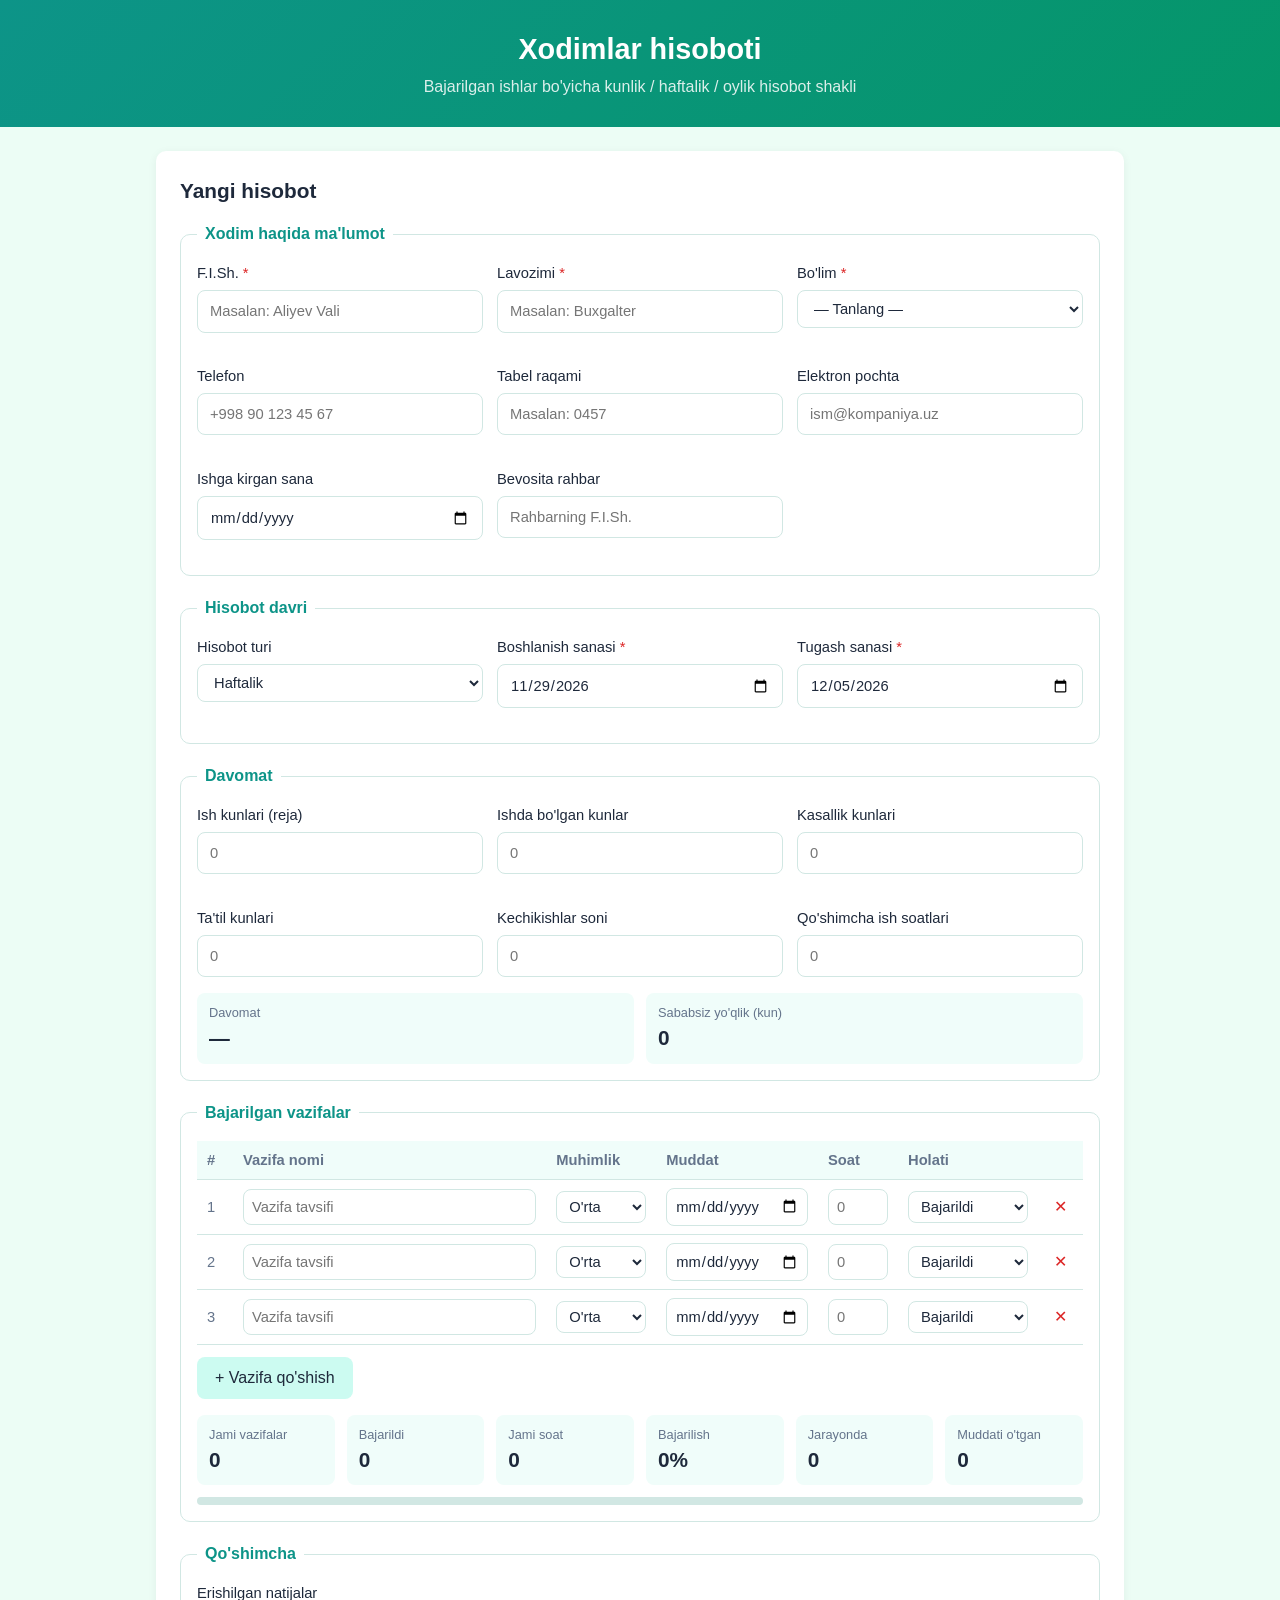
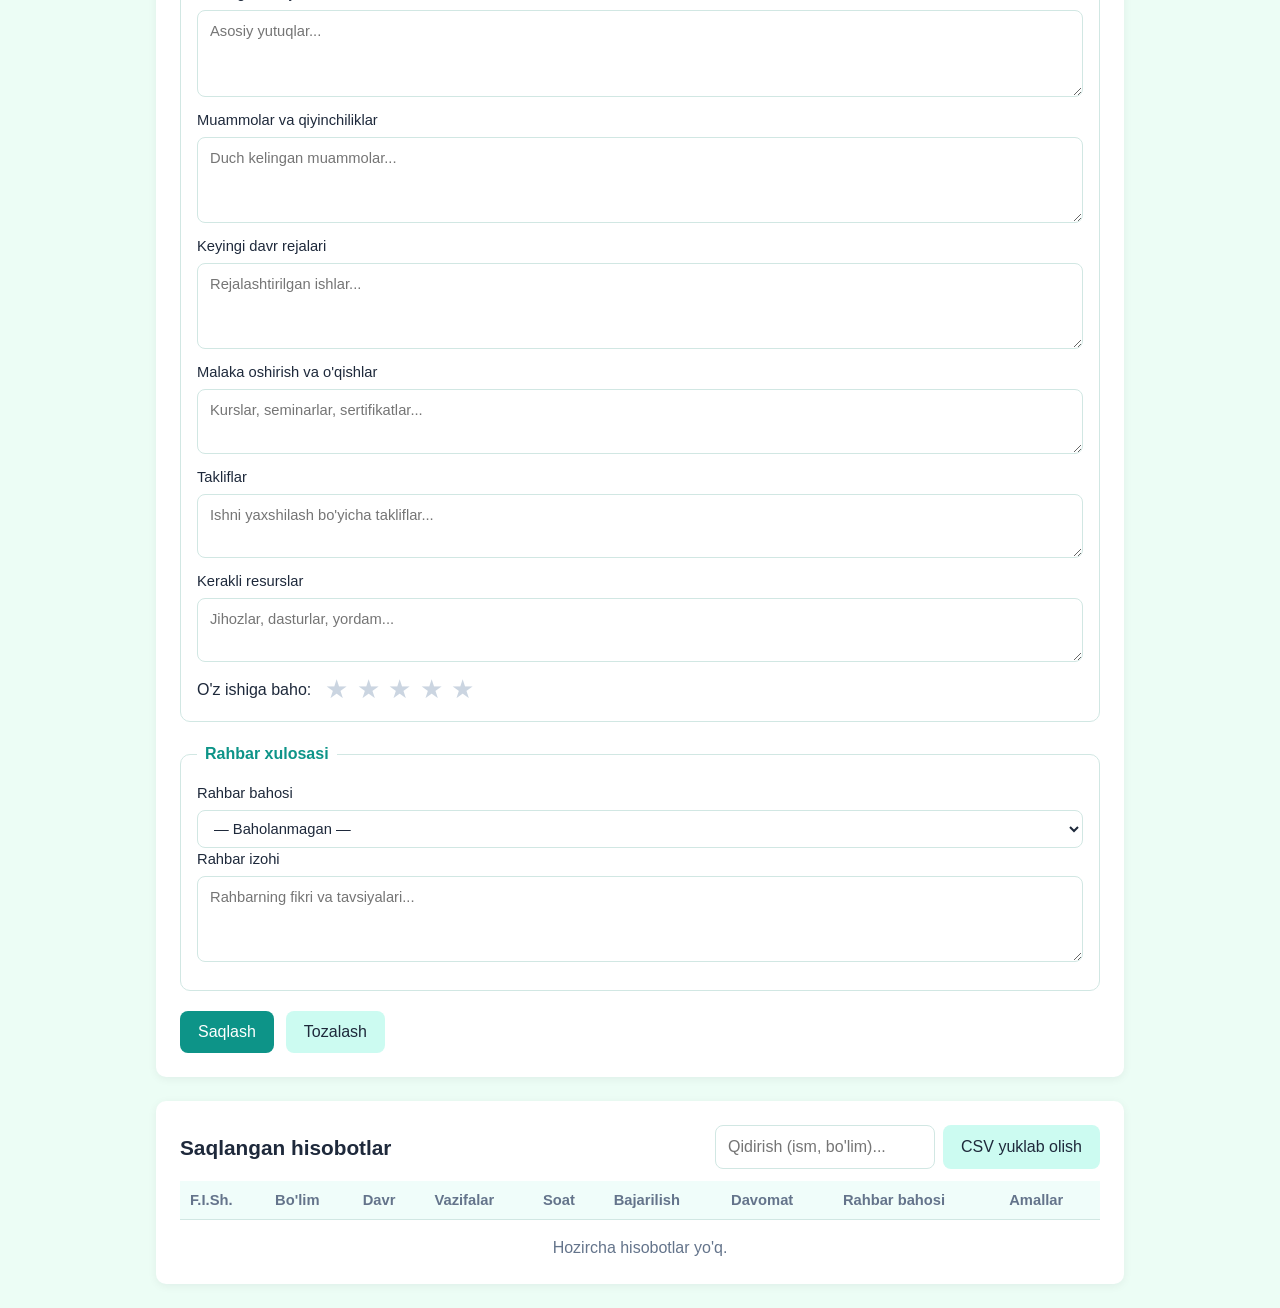
<file: index.html>
<!DOCTYPE html>
<html lang="uz">
<head>
  <meta charset="UTF-8">
  <meta name="viewport" content="width=device-width, initial-scale=1.0">
  <title>Xodimlar hisoboti</title>
  <link rel="stylesheet" href="style.css">
</head>
<body>
  <header class="topbar">
    <h1>Xodimlar hisoboti</h1>
    <p>Bajarilgan ishlar bo'yicha kunlik / haftalik / oylik hisobot shakli</p>
  </header>

  <main class="container">
    <form id="reportForm" class="card" novalidate>
      <h2 id="formTitle">Yangi hisobot</h2>
      <input type="hidden" id="reportId">

      <fieldset>
        <legend>Xodim haqida ma'lumot</legend>
        <div class="grid">
          <label><span>F.I.Sh. <span class="req">*</span></span>
            <input type="text" id="fullName" placeholder="Masalan: Aliyev Vali" required>
            <small class="error"></small>
          </label>
          <label><span>Lavozimi <span class="req">*</span></span>
            <input type="text" id="position" placeholder="Masalan: Buxgalter" required>
            <small class="error"></small>
          </label>
          <label><span>Bo'lim <span class="req">*</span></span>
            <select id="department" required>
              <option value="">— Tanlang —</option>
              <option>Moliya</option>
              <option>Kadrlar</option>
              <option>Savdo</option>
              <option>IT</option>
              <option>Ishlab chiqarish</option>
              <option>Logistika</option>
              <option>Boshqa</option>
            </select>
            <small class="error"></small>
          </label>
          <label>Telefon
            <input type="tel" id="phone" placeholder="+998 90 123 45 67">
            <small class="error"></small>
          </label>
          <label>Tabel raqami
            <input type="text" id="employeeId" placeholder="Masalan: 0457">
          </label>
          <label>Elektron pochta
            <input type="email" id="email" placeholder="ism@kompaniya.uz">
            <small class="error"></small>
          </label>
          <label>Ishga kirgan sana
            <input type="date" id="hireDate">
            <small class="error"></small>
          </label>
          <label>Bevosita rahbar
            <input type="text" id="manager" placeholder="Rahbarning F.I.Sh.">
          </label>
        </div>
      </fieldset>

      <fieldset>
        <legend>Hisobot davri</legend>
        <div class="grid">
          <label>Hisobot turi
            <select id="reportType">
              <option>Kunlik</option>
              <option selected>Haftalik</option>
              <option>Oylik</option>
            </select>
          </label>
          <label><span>Boshlanish sanasi <span class="req">*</span></span>
            <input type="date" id="dateFrom" required>
            <small class="error"></small>
          </label>
          <label><span>Tugash sanasi <span class="req">*</span></span>
            <input type="date" id="dateTo" required>
            <small class="error"></small>
          </label>
        </div>
      </fieldset>

      <fieldset>
        <legend>Davomat</legend>
        <div class="grid">
          <label>Ish kunlari (reja)
            <input type="number" id="workDays" min="0" placeholder="0">
            <small class="error"></small>
          </label>
          <label>Ishda bo'lgan kunlar
            <input type="number" id="presentDays" min="0" placeholder="0">
            <small class="error"></small>
          </label>
          <label>Kasallik kunlari
            <input type="number" id="sickDays" min="0" placeholder="0">
          </label>
          <label>Ta'til kunlari
            <input type="number" id="vacationDays" min="0" placeholder="0">
          </label>
          <label>Kechikishlar soni
            <input type="number" id="lateCount" min="0" placeholder="0">
          </label>
          <label>Qo'shimcha ish soatlari
            <input type="number" id="overtime" min="0" step="0.5" placeholder="0">
          </label>
        </div>
        <div class="stats">
          <div><span>Davomat</span><b id="statAttendance">—</b></div>
          <div><span>Sababsiz yo'qlik (kun)</span><b id="statAbsent">0</b></div>
        </div>
      </fieldset>

      <fieldset>
        <legend>Bajarilgan vazifalar</legend>
        <div class="table-wrap">
          <table class="tasks">
            <thead>
              <tr>
                <th class="c-num">#</th>
                <th>Vazifa nomi</th>
                <th class="c-prio">Muhimlik</th>
                <th class="c-date">Muddat</th>
                <th class="c-hours">Soat</th>
                <th class="c-status">Holati</th>
                <th class="c-del"></th>
              </tr>
            </thead>
            <tbody id="taskBody"></tbody>
          </table>
        </div>
        <button type="button" id="addTask" class="btn btn-light">+ Vazifa qo'shish</button>

        <div class="stats">
          <div><span>Jami vazifalar</span><b id="statTotal">0</b></div>
          <div><span>Bajarildi</span><b id="statDone">0</b></div>
          <div><span>Jami soat</span><b id="statHours">0</b></div>
          <div><span>Bajarilish</span><b id="statPercent">0%</b></div>
          <div><span>Jarayonda</span><b id="statProgress">0</b></div>
          <div><span>Muddati o'tgan</span><b id="statOverdue">0</b></div>
        </div>
        <div class="progress"><div id="progressBar"></div></div>
      </fieldset>

      <fieldset>
        <legend>Qo'shimcha</legend>
        <label>Erishilgan natijalar
          <textarea id="achievements" rows="3" placeholder="Asosiy yutuqlar..."></textarea>
        </label>
        <label>Muammolar va qiyinchiliklar
          <textarea id="problems" rows="3" placeholder="Duch kelingan muammolar..."></textarea>
        </label>
        <label>Keyingi davr rejalari
          <textarea id="plans" rows="3" placeholder="Rejalashtirilgan ishlar..."></textarea>
        </label>
        <label>Malaka oshirish va o'qishlar
          <textarea id="training" rows="2" placeholder="Kurslar, seminarlar, sertifikatlar..."></textarea>
        </label>
        <label>Takliflar
          <textarea id="suggestions" rows="2" placeholder="Ishni yaxshilash bo'yicha takliflar..."></textarea>
        </label>
        <label>Kerakli resurslar
          <textarea id="resources" rows="2" placeholder="Jihozlar, dasturlar, yordam..."></textarea>
        </label>
        <div class="rating-row">
          <span>O'z ishiga baho:</span>
          <div class="rating" id="rating">
            <button type="button" data-v="1">★</button>
            <button type="button" data-v="2">★</button>
            <button type="button" data-v="3">★</button>
            <button type="button" data-v="4">★</button>
            <button type="button" data-v="5">★</button>
          </div>
        </div>
      </fieldset>

      <fieldset>
        <legend>Rahbar xulosasi</legend>
        <div class="grid">
          <label>Rahbar bahosi
            <select id="managerGrade">
              <option value="">— Baholanmagan —</option>
              <option>A'lo</option>
              <option>Yaxshi</option>
              <option>Qoniqarli</option>
              <option>Qoniqarsiz</option>
            </select>
          </label>
        </div>
        <label>Rahbar izohi
          <textarea id="managerComment" rows="3" placeholder="Rahbarning fikri va tavsiyalari..."></textarea>
        </label>
      </fieldset>

      <div class="actions">
        <button type="submit" class="btn btn-primary">Saqlash</button>
        <button type="button" id="resetBtn" class="btn btn-light">Tozalash</button>
      </div>
    </form>

    <section class="card">
      <div class="list-head">
        <h2>Saqlangan hisobotlar</h2>
        <div class="list-tools">
          <input type="search" id="search" placeholder="Qidirish (ism, bo'lim)...">
          <button type="button" id="exportCsv" class="btn btn-light">CSV yuklab olish</button>
        </div>
      </div>
      <div class="table-wrap">
        <table class="reports">
          <thead>
            <tr>
              <th>F.I.Sh.</th>
              <th>Bo'lim</th>
              <th>Davr</th>
              <th>Vazifalar</th>
              <th>Soat</th>
              <th>Bajarilish</th>
              <th>Davomat</th>
              <th>Rahbar bahosi</th>
              <th>Amallar</th>
            </tr>
          </thead>
          <tbody id="reportBody"></tbody>
        </table>
      </div>
      <p id="emptyMsg" class="empty">Hozircha hisobotlar yo'q.</p>
    </section>
  </main>

  <div id="toast" class="toast"></div>

  <!-- Chop etish uchun ko'rinish -->
  <div id="printArea" class="print-area"></div>

  <script src="script.js"></script>
</body>
</html>
</file>
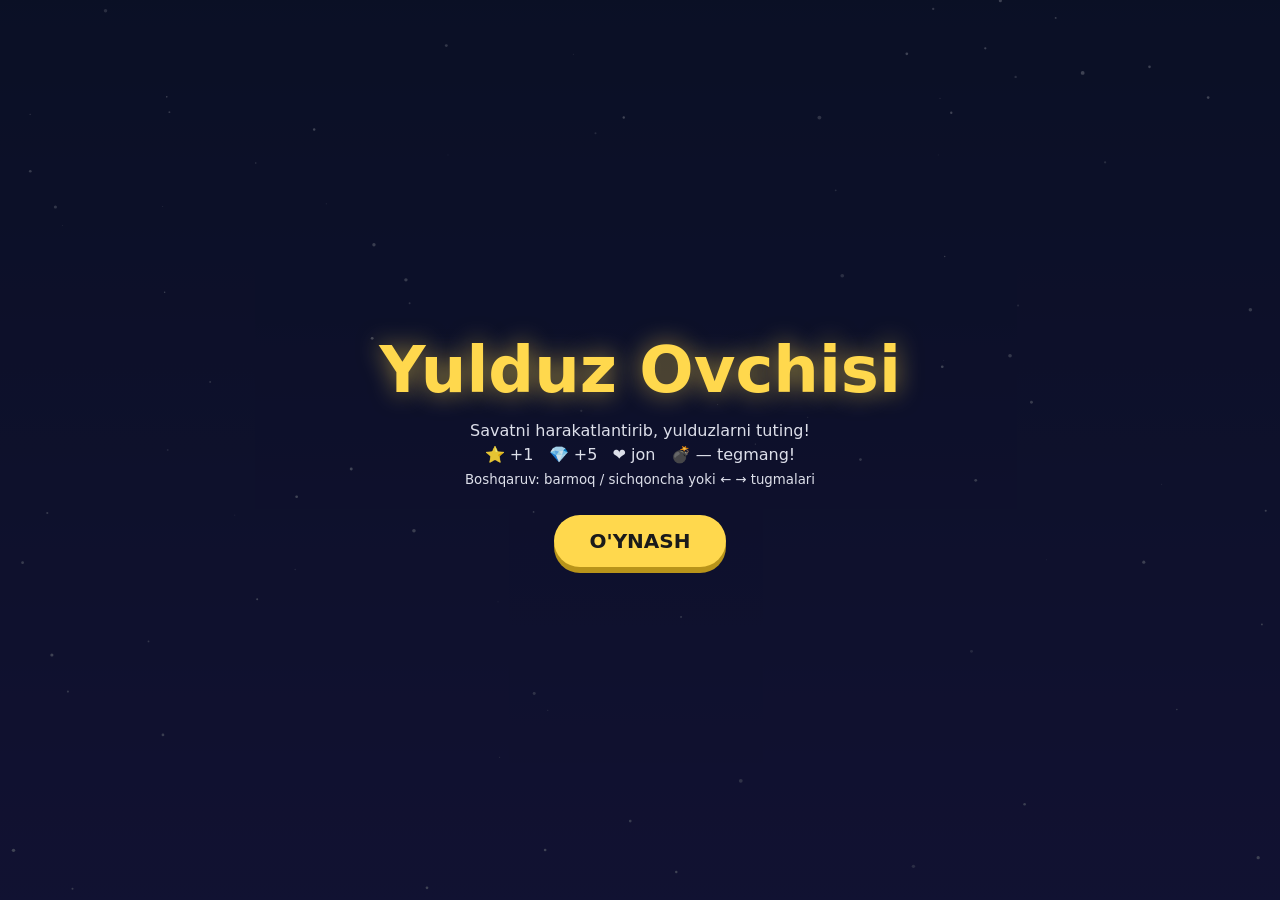
<file: oyin/index.html>
<!doctype html>
<html lang="uz">
<head>
<meta charset="utf-8">
<meta name="viewport" content="width=device-width, initial-scale=1, maximum-scale=1, user-scalable=no">
<title>Yulduz Ovchisi</title>
<style>
  :root { --bg:#0b1026; --fg:#f4f6ff; --accent:#ffd84d; --danger:#ff4d6d; }
  html,body { margin:0; height:100%; background:var(--bg); color:var(--fg);
    font-family: system-ui, -apple-system, "Segoe UI", Roboto, sans-serif;
    overflow:hidden; touch-action:none; user-select:none; -webkit-user-select:none; }
  canvas { display:block; width:100vw; height:100vh; }
  #ui { position:fixed; inset:0; display:flex; flex-direction:column; align-items:center;
    justify-content:center; text-align:center; padding:16px; gap:12px;
    background:rgba(11,16,38,.78); }
  #ui.hidden { display:none; }
  h1 { margin:0; font-size:clamp(32px,8vw,64px); color:var(--accent);
    text-shadow:0 0 24px rgba(255,216,77,.6); }
  p { margin:0; max-width:420px; line-height:1.5; opacity:.9; }
  button { font:inherit; font-size:20px; font-weight:700; padding:14px 36px; border:0;
    border-radius:999px; background:var(--accent); color:#1a1a1a; cursor:pointer;
    box-shadow:0 6px 0 #b8941a; }
  button:active { transform:translateY(4px); box-shadow:0 2px 0 #b8941a; }
  #score-big { font-size:48px; font-weight:800; }
</style>
</head>
<body>
<canvas id="c"></canvas>
<div id="ui">
  <h1>Yulduz Ovchisi</h1>
  <p id="msg">Savatni harakatlantirib, yulduzlarni tuting!<br>
    ⭐ +1 &nbsp; 💎 +5 &nbsp; ❤️ jon &nbsp; 💣 — tegmang!<br>
    <small>Boshqaruv: barmoq / sichqoncha yoki ← → tugmalari</small></p>
  <div id="score-big"></div>
  <button id="play">O'YNASH</button>
</div>
<script>
(() => {
  const cv = document.getElementById('c'), ctx = cv.getContext('2d');
  const ui = document.getElementById('ui'), msg = document.getElementById('msg');
  const big = document.getElementById('score-big'), btn = document.getElementById('play');
  let W, H, DPR;
  function resize() {
    DPR = Math.min(window.devicePixelRatio || 1, 2);
    W = window.innerWidth; H = window.innerHeight;
    cv.width = W * DPR; cv.height = H * DPR;
    ctx.setTransform(DPR, 0, 0, DPR, 0, 0);
  }
  addEventListener('resize', resize); resize();

  const store = {
    get(k, d) { try { const v = localStorage.getItem(k); return v === null ? d : +v; } catch { return d; } },
    set(k, v) { try { localStorage.setItem(k, v); } catch {} }
  };
  let best = store.get('yulduz_best', 0);

  // Ovoz (WebAudio, tashqi fayllarsiz)
  let ac = null;
  function beep(freq, dur = .08, type = 'sine', vol = .15) {
    try {
      ac = ac || new (window.AudioContext || window.webkitAudioContext)();
      const o = ac.createOscillator(), g = ac.createGain();
      o.type = type; o.frequency.value = freq;
      g.gain.setValueAtTime(vol, ac.currentTime);
      g.gain.exponentialRampToValueAtTime(.001, ac.currentTime + dur);
      o.connect(g).connect(ac.destination); o.start(); o.stop(ac.currentTime + dur);
    } catch {}
  }

  const bgStars = Array.from({ length: 90 }, () => ({ x: Math.random(), y: Math.random(), r: Math.random() * 1.6 + .3, s: Math.random() * .3 + .05 }));
  const KINDS = {
    star:  { emoji: '⭐', pts: 1 },
    gem:   { emoji: '💎', pts: 5 },
    heart: { emoji: '❤️', pts: 0 },
    bomb:  { emoji: '💣', pts: 0 },
  };

  let state = 'menu', paused = false;
  let basket, items, parts, score, lives, combo, t, spawnT, shake, keys = {};

  function reset() {
    basket = { x: W / 2, w: Math.max(80, Math.min(140, W * .22)), tx: W / 2 };
    items = []; parts = []; score = 0; lives = 3; combo = 0; t = 0; spawnT = 0; shake = 0;
  }

  function spawn() {
    const lvl = 1 + t / 20;
    const r = Math.random();
    const kind = r < .62 ? 'star' : r < .70 ? 'gem' : r < .73 && lives < 5 ? 'heart' : r < .73 ? 'star' : 'bomb';
    items.push({ kind, x: 24 + Math.random() * (W - 48), y: -30,
      vy: (120 + Math.random() * 80) * Math.min(lvl, 3.2), rot: Math.random() * 6, vr: (Math.random() - .5) * 4 });
  }

  function burst(x, y, color, n = 14) {
    for (let i = 0; i < n; i++) {
      const a = Math.random() * Math.PI * 2, s = 60 + Math.random() * 200;
      parts.push({ x, y, vx: Math.cos(a) * s, vy: Math.sin(a) * s, life: .6, color });
    }
  }

  function update(dt) {
    t += dt;
    if (keys.ArrowLeft || keys.a) basket.tx -= 700 * dt;
    if (keys.ArrowRight || keys.d) basket.tx += 700 * dt;
    basket.tx = Math.max(basket.w / 2, Math.min(W - basket.w / 2, basket.tx));
    basket.x += (basket.tx - basket.x) * Math.min(1, dt * 18);

    spawnT -= dt;
    if (spawnT <= 0) { spawn(); spawnT = Math.max(.28, .9 - t / 60); }

    const by = H - 70;
    for (let i = items.length - 1; i >= 0; i--) {
      const it = items[i];
      it.y += it.vy * dt; it.rot += it.vr * dt;
      const caught = it.y > by - 20 && it.y < by + 20 && Math.abs(it.x - basket.x) < basket.w / 2 + 10;
      if (caught) {
        items.splice(i, 1);
        if (it.kind === 'bomb') {
          lives--; combo = 0; shake = .4; burst(it.x, it.y, '#ff4d6d', 30); beep(90, .3, 'sawtooth', .25);
          if (navigator.vibrate) navigator.vibrate(120);
          if (lives <= 0) return gameOver();
        } else if (it.kind === 'heart') {
          lives = Math.min(5, lives + 1); burst(it.x, it.y, '#ff7aa2'); beep(660, .15, 'triangle');
        } else {
          combo++;
          const mult = 1 + Math.floor(combo / 10);
          score += KINDS[it.kind].pts * mult;
          burst(it.x, it.y, it.kind === 'gem' ? '#6ee7ff' : '#ffd84d');
          beep(it.kind === 'gem' ? 1040 : 520 + Math.min(combo, 20) * 20, .08);
        }
      } else if (it.y > H + 40) {
        items.splice(i, 1);
        if (it.kind === 'star' || it.kind === 'gem') combo = 0;
      }
    }
    for (let i = parts.length - 1; i >= 0; i--) {
      const p = parts[i]; p.life -= dt; p.x += p.vx * dt; p.y += p.vy * dt; p.vy += 400 * dt;
      if (p.life <= 0) parts.splice(i, 1);
    }
    shake = Math.max(0, shake - dt);
  }

  function draw(dt) {
    const g = ctx.createLinearGradient(0, 0, 0, H);
    g.addColorStop(0, '#0b1026'); g.addColorStop(1, '#2a1a5e');
    ctx.fillStyle = g; ctx.fillRect(0, 0, W, H);
    ctx.fillStyle = '#fff';
    for (const s of bgStars) {
      s.y += s.s * dt * .1; if (s.y > 1) s.y = 0;
      ctx.globalAlpha = .4 + .6 * Math.abs(Math.sin((performance.now() / 1000) * s.s * 8 + s.x * 10));
      ctx.beginPath(); ctx.arc(s.x * W, s.y * H, s.r, 0, 7); ctx.fill();
    }
    ctx.globalAlpha = 1;
    if (state === 'menu') return;

    ctx.save();
    if (shake > 0) ctx.translate((Math.random() - .5) * 14 * shake, (Math.random() - .5) * 14 * shake);

    ctx.textAlign = 'center'; ctx.textBaseline = 'middle'; ctx.font = '34px serif';
    for (const it of items) {
      ctx.save(); ctx.translate(it.x, it.y); ctx.rotate(it.rot);
      ctx.fillText(KINDS[it.kind].emoji, 0, 0); ctx.restore();
    }
    for (const p of parts) {
      ctx.globalAlpha = Math.max(0, p.life / .6); ctx.fillStyle = p.color;
      ctx.fillRect(p.x - 2, p.y - 2, 4, 4);
    }
    ctx.globalAlpha = 1;

    // Savat
    const by = H - 70, bw = basket.w;
    ctx.fillStyle = '#ffd84d'; ctx.shadowColor = '#ffd84d'; ctx.shadowBlur = 20;
    ctx.beginPath();
    ctx.moveTo(basket.x - bw / 2, by - 10); ctx.lineTo(basket.x + bw / 2, by - 10);
    ctx.lineTo(basket.x + bw / 2 - 14, by + 22); ctx.lineTo(basket.x - bw / 2 + 14, by + 22);
    ctx.closePath(); ctx.fill(); ctx.shadowBlur = 0;
    ctx.fillStyle = '#b8941a'; ctx.fillRect(basket.x - bw / 2, by - 12, bw, 5);
    ctx.restore();

    // HUD
    ctx.textAlign = 'left'; ctx.font = 'bold 26px system-ui, sans-serif'; ctx.fillStyle = '#fff';
    ctx.fillText('⭐ ' + score, 16, 32);
    ctx.font = '22px serif'; ctx.fillText('❤️'.repeat(lives), 16, 64);
    ctx.textAlign = 'right'; ctx.font = '16px system-ui, sans-serif'; ctx.fillStyle = '#c9cff5';
    ctx.fillText('Rekord: ' + best, W - 16, 30);
    if (combo >= 10) {
      ctx.fillStyle = '#ffd84d'; ctx.font = 'bold 20px system-ui, sans-serif';
      ctx.fillText('KOMBO x' + (1 + Math.floor(combo / 10)), W - 16, 58);
    }
  }

  function gameOver() {
    state = 'over';
    const isNew = score > best;
    if (isNew) { best = score; store.set('yulduz_best', best); }
    big.textContent = '⭐ ' + score;
    msg.innerHTML = isNew ? '🏆 Yangi rekord!' : 'O\'yin tugadi! Rekord: ' + best;
    btn.textContent = 'QAYTA O\'YNASH';
    ui.classList.remove('hidden');
  }

  function start() {
    reset(); state = 'play'; paused = false; ui.classList.add('hidden'); beep(440, .1, 'triangle');
  }
  btn.addEventListener('click', start);

  function setTarget(x) { if (state === 'play') basket.tx = x; }
  cv.addEventListener('pointerdown', e => setTarget(e.clientX));
  cv.addEventListener('pointermove', e => { if (e.pointerType !== 'mouse' || e.buttons || true) setTarget(e.clientX); });
  addEventListener('keydown', e => {
    keys[e.key] = true;
    if ((e.key === ' ' || e.key === 'Enter') && state !== 'play') start();
    if (e.key === 'p' || e.key === 'Escape') paused = !paused;
  });
  addEventListener('keyup', e => { keys[e.key] = false; });
  // Fon rejimiga o'tganda pauza
  document.addEventListener('visibilitychange', () => { if (document.hidden) paused = true; else paused = false; });

  let last = performance.now();
  function loop(now) {
    const dt = Math.min(.05, (now - last) / 1000); last = now;
    if (state === 'play' && !paused) update(dt);
    draw(dt);
    if (paused && state === 'play') {
      ctx.fillStyle = 'rgba(0,0,0,.5)'; ctx.fillRect(0, 0, W, H);
      ctx.fillStyle = '#fff'; ctx.textAlign = 'center'; ctx.font = 'bold 36px system-ui';
      ctx.fillText('PAUZA', W / 2, H / 2);
    }
    requestAnimationFrame(loop);
  }
  requestAnimationFrame(loop);
})();
</script>
</body>
</html>
</file>
<file: style.css>
:root {
  --primary: #0d9488;
  --primary-dark: #0f766e;
  --accent: #059669;
  --soft: #f0fdfa;
  --soft-2: #ccfbf1;
  --bg: #ecfdf5;
  --card: #ffffff;
  --text: #1e293b;
  --muted: #64748b;
  --border: #d1e7e3;
  --danger: #dc2626;
  --success: #16a34a;
  --warning: #d97706;
  --radius: 10px;
}

* { box-sizing: border-box; }

body {
  margin: 0;
  font-family: "Segoe UI", Roboto, Arial, sans-serif;
  background: var(--bg);
  color: var(--text);
  line-height: 1.5;
}

.topbar {
  background: linear-gradient(135deg, var(--primary), var(--accent));
  color: #fff;
  padding: 28px 16px;
  text-align: center;
}
.topbar h1 { margin: 0 0 4px; font-size: 1.8rem; }
.topbar p { margin: 0; opacity: .85; }

.container {
  max-width: 1000px;
  margin: 24px auto;
  padding: 0 16px;
  display: grid;
  gap: 24px;
}

.card {
  background: var(--card);
  border-radius: var(--radius);
  box-shadow: 0 2px 10px rgba(15, 23, 42, .06);
  padding: 24px;
}
.card h2 { margin: 0 0 16px; font-size: 1.3rem; }

fieldset {
  border: 1px solid var(--border);
  border-radius: var(--radius);
  padding: 16px;
  margin: 0 0 20px;
}
legend {
  padding: 0 8px;
  font-weight: 600;
  color: var(--primary);
}

.grid {
  display: grid;
  grid-template-columns: repeat(auto-fit, minmax(220px, 1fr));
  gap: 14px;
}

label {
  display: flex;
  flex-direction: column;
  gap: 6px;
  font-size: .92rem;
  font-weight: 500;
  margin-bottom: 12px;
}
.grid label { margin-bottom: 0; }
.req { color: var(--danger); }

input, select, textarea {
  font: inherit;
  padding: 9px 12px;
  border: 1px solid var(--border);
  border-radius: 8px;
  background: #fff;
  color: var(--text);
  transition: border-color .2s, box-shadow .2s;
  width: 100%;
}
input:focus, select:focus, textarea:focus {
  outline: none;
  border-color: var(--primary);
  box-shadow: 0 0 0 3px rgba(13, 148, 136, .18);
}
textarea { resize: vertical; }

.invalid { border-color: var(--danger) !important; }
.error { color: var(--danger); font-size: .8rem; min-height: 1em; font-weight: 400; }

/* Jadvallar */
.table-wrap { overflow-x: auto; }
table { width: 100%; border-collapse: collapse; }
th, td {
  padding: 8px 10px;
  border-bottom: 1px solid var(--border);
  text-align: left;
  font-size: .92rem;
}
th { background: var(--soft); color: var(--muted); font-weight: 600; }
.tasks { min-width: 760px; }
.tasks td input, .tasks td select { padding: 6px 8px; }
.tasks td:first-child { color: var(--muted); }
.tasks .c-num { width: 36px; }
.tasks .c-prio { width: 110px; }
.tasks .c-date { width: 150px; }
.tasks .c-hours { width: 80px; }
.tasks .c-status { width: 140px; }
.tasks .c-del { width: 44px; }
.tasks tr.overdue .t-deadline { border-color: var(--danger); color: var(--danger); }
.badge.neutral { background: #94a3b8; }

/* Tugmalar */
.btn {
  font: inherit;
  border: none;
  border-radius: 8px;
  padding: 9px 18px;
  cursor: pointer;
  transition: background .2s, transform .1s;
}
.btn:active { transform: scale(.97); }
.btn-primary { background: var(--primary); color: #fff; }
.btn-primary:hover { background: var(--primary-dark); }
.btn-light { background: var(--soft-2); color: var(--text); }
.btn-light:hover { background: #99f6e4; }
#addTask { margin-top: 12px; }

.icon-btn {
  border: none;
  background: transparent;
  cursor: pointer;
  font-size: 1rem;
  padding: 4px 6px;
  border-radius: 6px;
}
.icon-btn:hover { background: var(--soft); }
.icon-btn.del { color: var(--danger); }

/* Statistika */
.stats {
  display: grid;
  grid-template-columns: repeat(auto-fit, minmax(120px, 1fr));
  gap: 12px;
  margin-top: 16px;
}
.stats div {
  background: var(--soft);
  border-radius: 8px;
  padding: 10px 12px;
  display: flex;
  flex-direction: column;
}
.stats span { font-size: .8rem; color: var(--muted); }
.stats b { font-size: 1.3rem; }

.progress {
  margin-top: 12px;
  height: 8px;
  background: var(--border);
  border-radius: 99px;
  overflow: hidden;
}
#progressBar {
  height: 100%;
  width: 0;
  background: var(--success);
  transition: width .3s;
}

/* Reyting */
.rating-row { display: flex; align-items: center; gap: 12px; flex-wrap: wrap; }
.rating button {
  border: none;
  background: none;
  font-size: 1.6rem;
  color: #cbd5e1;
  cursor: pointer;
  padding: 0 2px;
}
.rating button.active { color: #f59e0b; }

.actions { display: flex; gap: 12px; flex-wrap: wrap; }

/* Ro'yxat */
.list-head {
  display: flex;
  justify-content: space-between;
  align-items: center;
  gap: 12px;
  flex-wrap: wrap;
  margin-bottom: 12px;
}
.list-head h2 { margin: 0; }
.list-tools { display: flex; gap: 8px; flex-wrap: wrap; }
.list-tools input { width: 220px; }

.badge {
  display: inline-block;
  padding: 2px 8px;
  border-radius: 99px;
  font-size: .8rem;
  font-weight: 600;
  color: #fff;
}
.badge.high { background: var(--success); }
.badge.mid { background: var(--warning); }
.badge.low { background: var(--danger); }

.empty { text-align: center; color: var(--muted); margin: 16px 0 0; }

/* Bildirishnoma */
.toast {
  position: fixed;
  bottom: 24px;
  left: 50%;
  transform: translateX(-50%) translateY(100px);
  background: var(--text);
  color: #fff;
  padding: 10px 20px;
  border-radius: 8px;
  opacity: 0;
  transition: all .3s;
  z-index: 100;
}
.toast.show { opacity: 1; transform: translateX(-50%) translateY(0); }

/* Chop etish */
.print-area { display: none; }

@media print {
  body { background: #fff; }
  .topbar, .container, .toast { display: none !important; }
  .print-area { display: block; padding: 20px; color: #000; }
  .print-area h1 { text-align: center; margin-bottom: 4px; }
  .print-area .sub { text-align: center; margin-top: 0; }
  .print-area table { margin: 12px 0; }
  .print-area th, .print-area td { border: 1px solid #000; }
  .print-area .sign { margin-top: 48px; display: flex; justify-content: space-between; }
}

@media (max-width: 600px) {
  .card { padding: 16px; }
  .list-tools input { width: 100%; }
  .actions .btn { flex: 1; }
}
</file>
